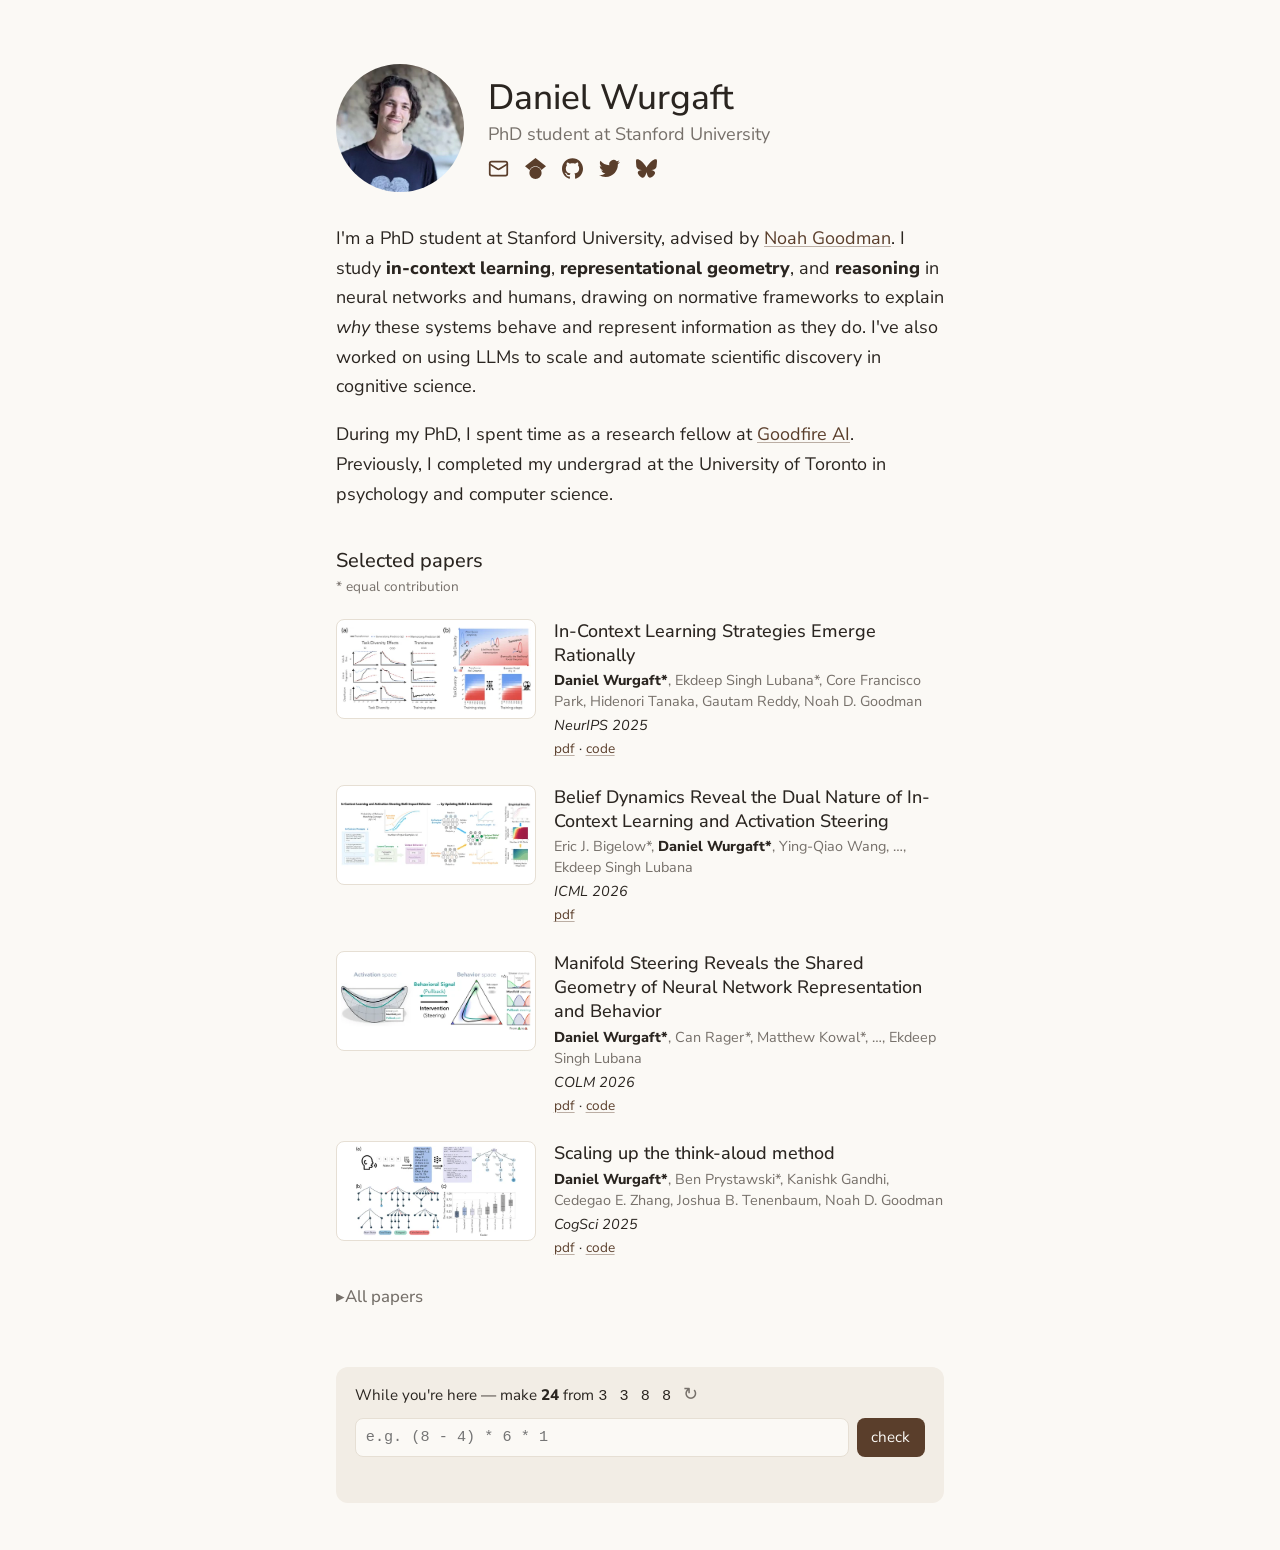
<file: index.html>
<!doctype html>
<html lang="en">
<head>
  <meta charset="utf-8">
  <meta name="viewport" content="width=device-width, initial-scale=1">
  <title>Daniel Wurgaft</title>
  <meta name="description" content="Daniel Wurgaft — PhD student at Stanford studying in-context learning, representational geometry, and reasoning in neural networks and humans.">
  <link rel="canonical" href="https://danielwurgaft.github.io/">
  <meta property="og:type" content="profile">
  <meta property="og:title" content="Daniel Wurgaft">
  <meta property="og:description" content="Daniel Wurgaft — PhD student at Stanford studying in-context learning, representational geometry, and reasoning in neural networks and humans.">
  <meta property="og:url" content="https://danielwurgaft.github.io/">
  <meta property="og:image" content="https://danielwurgaft.github.io/img/me.jpg">
  <meta name="twitter:card" content="summary">
  <script type="application/ld+json">
  {
    "@context": "https://schema.org",
    "@type": "Person",
    "name": "Daniel Wurgaft",
    "url": "https://danielwurgaft.github.io/",
    "image": "https://danielwurgaft.github.io/img/me.jpg",
    "jobTitle": "PhD student",
    "affiliation": {"@type": "CollegeOrUniversity", "name": "Stanford University"},
    "sameAs": [
      "https://scholar.google.co.uk/citations?user=-x5aBUYAAAAJ",
      "https://github.com/DanielWurgaft",
      "https://x.com/danielwurgaft",
      "https://bsky.app/profile/danielwurgaft.bsky.social"
    ]
  }
  </script>
  <link rel="preconnect" href="https://fonts.googleapis.com">
  <link rel="preconnect" href="https://fonts.gstatic.com" crossorigin>
  <link href="https://fonts.googleapis.com/css2?family=Nunito+Sans:ital,wght@0,400;0,500;0,800;1,400&display=swap" rel="stylesheet">
  <link rel="stylesheet" href="style.css?v=5">
  <link rel="icon" href="favicon.ico" sizes="48x48">
  <link rel="icon" href="icon.svg" type="image/svg+xml">
  <link rel="icon" href="icon-192.png" type="image/png" sizes="192x192">
  <link rel="apple-touch-icon" href="apple-touch-icon.png">
</head>
<body>
<main>

  <header>
    <img class="me" src="img/me.jpg" alt="Daniel Wurgaft">
    <div>
      <h1>Daniel Wurgaft</h1>
      <p class="tagline">PhD student at Stanford University</p>
      <p class="links">
        <span class="email-wrap"><button type="button" id="email" data-email="wurgaft@stanford.edu" aria-label="Copy email address" title="Copy email address"><svg width="21" height="21" viewBox="0 0 24 24" fill="none" stroke="currentColor" stroke-width="2" stroke-linecap="round" stroke-linejoin="round" aria-hidden="true"><rect width="20" height="16" x="2" y="4" rx="2" /> <path d="m22 7-8.97 5.7a1.94 1.94 0 0 1-2.06 0L2 7" /></svg></button><span id="email-pop" role="status" aria-live="polite"></span></span>
        <a href="https://scholar.google.co.uk/citations?user=-x5aBUYAAAAJ" aria-label="Google Scholar" title="Google Scholar"><svg width="21" height="21" viewBox="0 0 24 24" fill="currentColor" aria-hidden="true"><path d="M5.242 13.769L0 9.5 12 0l12 9.5-5.242 4.269C17.548 11.249 14.978 9.5 12 9.5c-2.977 0-5.548 1.748-6.758 4.269zM12 10a7 7 0 1 0 0 14 7 7 0 0 0 0-14z"/></svg></a>
        <a href="https://github.com/DanielWurgaft" aria-label="GitHub" title="GitHub"><svg width="21" height="21" viewBox="0 0 24 24" fill="currentColor" aria-hidden="true"><path d="M12 .297c-6.63 0-12 5.373-12 12 0 5.303 3.438 9.8 8.205 11.385.6.113.82-.258.82-.577 0-.285-.01-1.04-.015-2.04-3.338.724-4.042-1.61-4.042-1.61C4.422 18.07 3.633 17.7 3.633 17.7c-1.087-.744.084-.729.084-.729 1.205.084 1.838 1.236 1.838 1.236 1.07 1.835 2.809 1.305 3.495.998.108-.776.417-1.305.76-1.605-2.665-.3-5.466-1.332-5.466-5.93 0-1.31.465-2.38 1.235-3.22-.135-.303-.54-1.523.105-3.176 0 0 1.005-.322 3.3 1.23.96-.267 1.98-.399 3-.405 1.02.006 2.04.138 3 .405 2.28-1.552 3.285-1.23 3.285-1.23.645 1.653.24 2.873.12 3.176.765.84 1.23 1.91 1.23 3.22 0 4.61-2.805 5.625-5.475 5.92.42.36.81 1.096.81 2.22 0 1.606-.015 2.896-.015 3.286 0 .315.21.69.825.57C20.565 22.092 24 17.592 24 12.297c0-6.627-5.373-12-12-12"/></svg></a>
        <a href="https://x.com/danielwurgaft" aria-label="Twitter" title="Twitter"><svg width="21" height="21" viewBox="0 0 24 24" fill="currentColor" aria-hidden="true"><path d="M23.953 4.57a10 10 0 01-2.825.775 4.958 4.958 0 002.163-2.723c-.951.555-2.005.959-3.127 1.184a4.92 4.92 0 00-8.384 4.482C7.69 8.095 4.067 6.13 1.64 3.162a4.822 4.822 0 00-.666 2.475c0 1.71.87 3.213 2.188 4.096a4.904 4.904 0 01-2.228-.616v.06a4.923 4.923 0 003.946 4.827 4.996 4.996 0 01-2.212.085 4.936 4.936 0 004.604 3.417 9.867 9.867 0 01-6.102 2.105c-.39 0-.779-.023-1.17-.067a13.995 13.995 0 007.557 2.209c9.053 0 13.998-7.496 13.998-13.985 0-.21 0-.42-.015-.63A9.935 9.935 0 0024 4.59z"/></svg></a>
        <a href="https://bsky.app/profile/danielwurgaft.bsky.social" aria-label="Bluesky" title="Bluesky"><svg width="21" height="21" viewBox="0 0 24 24" fill="currentColor" aria-hidden="true"><path d="M12 10.8c-1.087-2.114-4.046-6.053-6.798-7.995C2.566.944 1.561 1.266.902 1.565.139 1.908 0 3.08 0 3.768c0 .69.378 5.65.624 6.479.815 2.736 3.713 3.66 6.383 3.364.136-.02.275-.039.415-.056-.138.022-.276.04-.415.056-3.912.58-7.387 2.005-2.83 7.078 5.013 5.19 6.87-1.113 7.823-4.308.953 3.195 2.05 9.271 7.733 4.308 4.267-4.308 1.172-6.498-2.74-7.078a8.741 8.741 0 0 1-.415-.056c.14.017.279.036.415.056 2.67.297 5.568-.628 6.383-3.364.246-.828.624-5.79.624-6.478 0-.69-.139-1.861-.902-2.206-.659-.298-1.664-.62-4.3 1.24C16.046 4.748 13.087 8.687 12 10.8Z"/></svg></a>
      </p>
    </div>
  </header>

  <section>
    <p>
      I'm a PhD student at Stanford University, advised by
      <a href="https://cocolab.stanford.edu/ndg">Noah Goodman</a>.
      I study <strong>in-context learning</strong>, <strong>representational geometry</strong>,
      and <strong>reasoning</strong> in neural networks and humans, drawing on normative
      frameworks to explain <em>why</em> these systems behave and represent information as they do.
      I've also worked on using LLMs to scale and automate scientific discovery in cognitive science.
    </p>
    <p>
      During my PhD, I spent time as a research fellow at <a href="https://www.goodfire.ai/">Goodfire AI</a>.
      Previously, I completed my undergrad at the University of Toronto in psychology and computer science.
    </p>
  </section>

  <section>
    <h2>Selected papers</h2>
    <p class="note">* equal contribution</p>
    <!-- Generated by scripts/build_papers.py from papers.yaml — edit those, not these lists. -->
    <ul class="papers">
<!-- selected:start -->
<li class="paper">
  <a class="thumb" href="https://arxiv.org/abs/2506.17859"><img src="img/papers/2506.17859.webp" alt="" loading="lazy"></a>
  <div>
    <a class="title" href="https://arxiv.org/abs/2506.17859">In-Context Learning Strategies Emerge Rationally</a>
    <span class="authors"><b>Daniel Wurgaft*</b>, Ekdeep Singh Lubana*, Core Francisco Park, Hidenori Tanaka, Gautam Reddy, Noah D. Goodman</span>
    <span class="venue">NeurIPS 2025</span>
    <span class="extras"><a href="https://arxiv.org/pdf/2506.17859">pdf</a> · <a href="https://github.com/DanielWurgaft/rational-icl">code</a></span>
  </div>
</li>
<li class="paper">
  <a class="thumb" href="https://arxiv.org/abs/2511.00617"><img src="img/papers/2511.00617.webp" alt="" loading="lazy"></a>
  <div>
    <a class="title" href="https://arxiv.org/abs/2511.00617">Belief Dynamics Reveal the Dual Nature of In-Context Learning and Activation Steering</a>
    <span class="authors">Eric J. Bigelow*, <b>Daniel Wurgaft*</b>, Ying-Qiao Wang, …, Ekdeep Singh Lubana</span>
    <span class="venue">ICML 2026</span>
    <span class="extras"><a href="https://arxiv.org/pdf/2511.00617">pdf</a></span>
  </div>
</li>
<li class="paper">
  <a class="thumb" href="https://arxiv.org/abs/2605.05115"><img src="img/papers/2605.05115.webp" alt="" loading="lazy"></a>
  <div>
    <a class="title" href="https://arxiv.org/abs/2605.05115">Manifold Steering Reveals the Shared Geometry of Neural Network Representation and Behavior</a>
    <span class="authors"><b>Daniel Wurgaft*</b>, Can Rager*, Matthew Kowal*, …, Ekdeep Singh Lubana</span>
    <span class="venue">COLM 2026</span>
    <span class="extras"><a href="https://arxiv.org/pdf/2605.05115">pdf</a> · <a href="https://github.com/goodfire-ai/causalab/tree/manifold_steering">code</a></span>
  </div>
</li>
<li class="paper">
  <a class="thumb" href="https://arxiv.org/abs/2505.23931"><img src="img/papers/2505.23931.webp" alt="" loading="lazy"></a>
  <div>
    <a class="title" href="https://arxiv.org/abs/2505.23931">Scaling up the think-aloud method</a>
    <span class="authors"><b>Daniel Wurgaft*</b>, Ben Prystawski*, Kanishk Gandhi, Cedegao E. Zhang, Joshua B. Tenenbaum, Noah D. Goodman</span>
    <span class="venue">CogSci 2025</span>
    <span class="extras"><a href="https://arxiv.org/pdf/2505.23931">pdf</a> · <a href="https://github.com/benpry/think-aloud-llms">code</a></span>
  </div>
</li>
<!-- selected:end -->
    </ul>
  </section>

  <section>
    <details class="all">
      <summary>All papers</summary>
      <ul class="all-papers">
<!-- all:start -->
<li><a class="mini" href="https://arxiv.org/abs/2610.04183" tabindex="-1" aria-hidden="true"><img src="img/papers/2610.04183.webp" alt="" loading="lazy"></a><span><a href="https://arxiv.org/abs/2610.04183">Language Model Activations Inhabit Privileged Error-Correcting Basins</a>. Matthew Finlayson, Francisco Pernice, Eric Todd, …, <b>Daniel Wurgaft</b>, …, Ekdeep Singh Lubana. <i>preprint 2026</i></span></li>
<li><a class="mini" href="https://arxiv.org/abs/2606.26460" tabindex="-1" aria-hidden="true"><img src="img/papers/2606.26460.webp" alt="" loading="lazy"></a><span><a href="https://arxiv.org/abs/2606.26460">auto-psych: Automating the science of mind using agent-driven theory discovery and experimentation</a>. Ben Prystawski, Kushin Mukherjee, <b>Daniel Wurgaft</b>, …, Michael C. Frank. <i>preprint 2026</i></span></li>
<li><a class="mini" href="https://arxiv.org/abs/2606.25234" tabindex="-1" aria-hidden="true"><img src="img/papers/2606.25234.webp" alt="" loading="lazy"></a><span><a href="https://arxiv.org/abs/2606.25234">Structuring Sparsity: Block-Sparse Featurizers Capture Visual Concept Manifolds</a>. Thomas Fel, Matthew Kowal, Mozes Jacobs, …, <b>Daniel Wurgaft</b>, …, Atticus Geiger. <i>preprint 2026</i></span></li>
<li><a class="mini" href="https://doi.org/10.1037/emo0001674" tabindex="-1" aria-hidden="true"><img src="img/papers/alexithymia.webp" alt="" loading="lazy"></a><span><a href="https://doi.org/10.1037/emo0001674">Alexithymia and ill-being and well-being: The role of emotion regulation.</a> David A. Preece, Ashish Mehta, <b>Daniel Wurgaft</b>, …, James J. Gross. <i>Emotion 2026</i></span></li>
<li><a class="mini" href="https://arxiv.org/abs/2605.29548" tabindex="-1" aria-hidden="true"><img src="img/papers/2605.29548.webp" alt="" loading="lazy"></a><span><a href="https://arxiv.org/abs/2605.29548">Why Larger Models Learn More: Effects of Capacity, Interference, and Rare-Task Retention</a>. Jing Huang, <b>Daniel Wurgaft</b>, Rachit Bansal, …, Ekdeep Singh Lubana. <i>preprint 2026</i></span></li>
<li><a class="mini" href="https://arxiv.org/abs/2605.12412" tabindex="-1" aria-hidden="true"><img src="img/papers/2605.12412.webp" alt="" loading="lazy"></a><span><a href="https://arxiv.org/abs/2605.12412">Stories in Space: In-Context Learning Trajectories in Conceptual Belief Space</a>. Eric J. Bigelow, Raphael Sarfati, <b>Daniel Wurgaft</b>, …, Ekdeep Singh Lubana. <i>preprint 2026</i></span></li>
<li><a class="mini" href="https://arxiv.org/abs/2605.05115" tabindex="-1" aria-hidden="true"><img src="img/papers/2605.05115.webp" alt="" loading="lazy"></a><span><a href="https://arxiv.org/abs/2605.05115">Manifold Steering Reveals the Shared Geometry of Neural Network Representation and Behavior</a>. <b>Daniel Wurgaft*</b>, Can Rager*, Matthew Kowal*, …, Ekdeep Singh Lubana. <i>COLM 2026</i></span></li>
<li><a class="mini" href="https://arxiv.org/abs/2605.01148" tabindex="-1" aria-hidden="true"><img src="img/papers/2605.01148.webp" alt="" loading="lazy"></a><span><a href="https://arxiv.org/abs/2605.01148">Arithmetic in the Wild: Llama uses Standard Addition to Reason About Cyclic Concepts</a>. Sheridan Feucht, Tal Haklay, Usha Bhalla, <b>Daniel Wurgaft</b>, …, Atticus Geiger. <i>COLM 2026</i></span></li>
<li><a class="mini" href="https://arxiv.org/abs/2604.28119" tabindex="-1" aria-hidden="true"><img src="img/papers/2604.28119.webp" alt="" loading="lazy"></a><span><a href="https://arxiv.org/abs/2604.28119">Do Sparse Autoencoders Capture Concept Manifolds?</a> Usha Bhalla, Thomas Fel, Can Rager, …, <b>Daniel Wurgaft</b>, …, Ekdeep Singh Lubana. <i>COLM 2026</i></span></li>
<li><a class="mini" href="https://arxiv.org/abs/2602.02315" tabindex="-1" aria-hidden="true"><img src="img/papers/2602.02315.webp" alt="" loading="lazy"></a><span><a href="https://arxiv.org/abs/2602.02315">The Shape of Beliefs: Geometry, Dynamics, and Interventions along Representation Manifolds of Language Models&#x27; Posteriors</a>. Raphael Sarfati, Eric J. Bigelow, <b>Daniel Wurgaft</b>, …, Ekdeep Singh Lubana. <i>preprint 2026</i></span></li>
<li><a class="mini" href="https://arxiv.org/abs/2511.01836" tabindex="-1" aria-hidden="true"><img src="img/papers/2511.01836.webp" alt="" loading="lazy"></a><span><a href="https://arxiv.org/abs/2511.01836">Priors in time: Missing inductive biases for language model interpretability</a>. Ekdeep Singh Lubana, Can Rager, Sai Sumedh R. Hindupur, …, <b>Daniel Wurgaft</b>, …, Aaron Mueller. <i>ICLR 2026</i></span></li>
<li><a class="mini" href="https://arxiv.org/abs/2511.00617" tabindex="-1" aria-hidden="true"><img src="img/papers/2511.00617.webp" alt="" loading="lazy"></a><span><a href="https://arxiv.org/abs/2511.00617">Belief Dynamics Reveal the Dual Nature of In-Context Learning and Activation Steering</a>. Eric J. Bigelow*, <b>Daniel Wurgaft*</b>, Ying-Qiao Wang, …, Ekdeep Singh Lubana. <i>ICML 2026</i></span></li>
<li><a class="mini" href="https://arxiv.org/abs/2510.21740" tabindex="-1" aria-hidden="true"><img src="img/papers/2510.21740.webp" alt="" loading="lazy"></a><span><a href="https://arxiv.org/abs/2510.21740">Diagnosing Bottlenecks in Data Visualization Understanding by Vision-Language Models</a>. Alexa R. Tartaglini, Satchel Grant, <b>Daniel Wurgaft</b>, Christopher Potts, Judith E. Fan. <i>preprint 2025</i></span></li>
<li><a class="mini" href="https://arxiv.org/abs/2506.17859" tabindex="-1" aria-hidden="true"><img src="img/papers/2506.17859.webp" alt="" loading="lazy"></a><span><a href="https://arxiv.org/abs/2506.17859">In-Context Learning Strategies Emerge Rationally</a>. <b>Daniel Wurgaft*</b>, Ekdeep Singh Lubana*, Core Francisco Park, Hidenori Tanaka, Gautam Reddy, Noah D. Goodman. <i>NeurIPS 2025</i></span></li>
<li><a class="mini" href="https://arxiv.org/abs/2505.23931" tabindex="-1" aria-hidden="true"><img src="img/papers/2505.23931.webp" alt="" loading="lazy"></a><span><a href="https://arxiv.org/abs/2505.23931">Scaling up the think-aloud method</a>. <b>Daniel Wurgaft*</b>, Ben Prystawski*, Kanishk Gandhi, Cedegao E. Zhang, Joshua B. Tenenbaum, Noah D. Goodman. <i>CogSci 2025</i></span></li>
<li><a class="mini" href="https://arxiv.org/abs/2306.09479" tabindex="-1" aria-hidden="true"><img src="img/papers/2306.09479.webp" alt="" loading="lazy"></a><span><a href="https://arxiv.org/abs/2306.09479">Inverse Scaling: When Bigger Isn&#x27;t Better</a>. Ian R. McKenzie, Alexander Lyzhov, Michael Pieler, …, <b>Daniel Wurgaft</b>, …, Ethan Perez. <i>TMLR 2023</i></span></li>
<!-- all:end -->
      </ul>
    </details>
  </section>

  <aside class="game" aria-label="Game of 24">
    <p class="game-prompt">
      While you're here — make <strong>24</strong> from
      <span id="nums"></span>
      <button id="reroll" title="new numbers" aria-label="new numbers">↻</button>
    </p>
    <form id="g24">
      <input id="expr" autocomplete="off" spellcheck="false" placeholder="e.g. (8 - 4) * 6 * 1" aria-label="your expression">
      <button>check</button>
    </form>
    <p id="verdict" aria-live="polite"></p>
  </aside>

</main>
<script src="game.js"></script>
<script src="email.js"></script>
</body>
</html>
</file>
<file: style.css>
/* Avenir by name: Book and Roman share weight 400, so pick Roman explicitly. */
@font-face { font-family: "Site Avenir"; font-weight: 400; src: local("Avenir Roman"), local("Avenir-Roman"); }
@font-face { font-family: "Site Avenir"; font-weight: 400; font-style: italic; src: local("Avenir Oblique"), local("Avenir-Oblique"); }
@font-face { font-family: "Site Avenir"; font-weight: 500; src: local("Avenir Medium"), local("Avenir-Medium"); }
@font-face { font-family: "Site Avenir"; font-weight: 800; src: local("Avenir Heavy"), local("Avenir-Heavy"); }

:root {
  --bg: #fbf9f5;
  --fg: #2a2520;
  --muted: #76706a;
  --accent: #5a3e2b;
  --soft: #f2ede5;
  --rule: #e6dfd4;
}
* { box-sizing: border-box; }

body {
  margin: 0;
  background: var(--bg);
  color: var(--fg);
  font: 400 18px/1.65 "Site Avenir", "Nunito Sans", sans-serif;
}

main {
  max-width: 40rem;
  margin: 0 auto;
  padding: 4rem 1rem 3rem;
}

h1, h2 { font-weight: 500; line-height: 1.15; }
b, strong { font-weight: 800; }
h1 { font-size: 2.2rem; margin: 0; }
h2 { font-size: 1.25rem; margin: 2.5rem 0 0.75rem; }

a { color: var(--accent); text-decoration-color: color-mix(in srgb, var(--accent) 40%, transparent); text-decoration-thickness: 1px; text-underline-offset: 2px; }
a:hover { text-decoration: none; }

/* header */
header { display: flex; gap: 1.5rem; align-items: center; margin-bottom: 2rem; }
.me {
  width: 128px; height: 128px; flex: none;
  object-fit: cover;
  border-radius: 50%;
  background: var(--soft);
}
.tagline { margin: .2rem 0 .5rem; color: var(--muted); }
.links { margin: .35rem 0 0; display: flex; flex-wrap: wrap; gap: 1rem; }
.links a { color: var(--accent); display: inline-flex; transition: color .15s, transform .15s; }
.links a:hover { color: var(--fg); transform: translateY(-2px); }
.links svg { width: 21px; height: 21px; }

@media (max-width: 520px) {
  header { flex-direction: column; text-align: center; }
  .links { justify-content: center; }
}

/* papers */
.note { color: var(--muted); font-size: .85rem; margin: -.5rem 0 0; }
.papers { list-style: none; padding: 0; margin: 1.25rem 0 0; }
.paper { display: grid; grid-template-columns: 200px 1fr; gap: 1.1rem; margin-bottom: 1.6rem; align-items: start; }
.paper .thumb {
  display: block; aspect-ratio: 2 / 1; padding: 4px; border-radius: 8px; overflow: hidden;
  background: #fff; border: 1px solid var(--rule);
  transition: transform .3s cubic-bezier(.3, 1.6, .5, 1);
}
.paper .thumb img { width: 100%; height: 100%; object-fit: contain; display: block; }
.paper:hover .thumb { transform: rotate(-2deg) scale(1.03); }
.paper .title { font-weight: 500; color: var(--fg); text-decoration: none; line-height: 1.35; display: block; }
.paper .title:hover { color: var(--accent); }
.paper span { display: block; font-size: .9rem; line-height: 1.45; margin-top: .2rem; }
.paper .authors { color: var(--muted); }
.paper .authors b { color: var(--fg); font-weight: 800; }
.paper .venue { font-style: italic; }
.paper .extras { font-size: .85rem; }

@media (max-width: 520px) {
  .paper { grid-template-columns: 1fr; gap: .6rem; }
  .paper .thumb { max-width: 280px; }
}

.all summary {
  font-weight: 500; font-size: 1.05rem;
  cursor: pointer; list-style: none; color: var(--muted);
}
.all summary::-webkit-details-marker { display: none; }
.all summary::before { content: "▸ "; display: inline-block; transition: transform .2s; }
.all[open] summary::before { transform: rotate(90deg); }
.all summary:hover { color: var(--accent); }
.all-papers { padding: 0; list-style: none; font-size: .9rem; line-height: 1.5; }
.all-papers li { margin-bottom: .6rem; color: var(--muted); }
.all-papers a { color: var(--fg); text-decoration: none; }
.all-papers a:hover { color: var(--accent); }
.all-papers b { color: var(--fg); font-weight: 800; }

/* game of 24 */
.game {
  margin-top: 3.5rem;
  padding: 1rem 1.2rem;
  background: var(--soft);
  border-radius: 12px;
  font-size: .95rem;
}
.game p { margin: 0; }
#nums { font-family: ui-monospace, monospace; letter-spacing: .1em; font-weight: 500; }
#reroll {
  border: 0; background: none; color: var(--muted); cursor: pointer;
  font-size: 1.1rem; transition: transform .3s;
}
#reroll:hover { transform: rotate(180deg); color: var(--accent); }
#g24 { display: flex; gap: .5rem; margin-top: .6rem; }
#g24 input {
  flex: 1; min-width: 0;
  font: inherit; font-family: ui-monospace, monospace;
  padding: .35rem .6rem;
  border: 1px solid var(--rule); border-radius: 8px;
  background: var(--bg); color: var(--fg);
}
#g24 button {
  font: inherit; padding: .35rem .9rem; cursor: pointer;
  border: 0; border-radius: 8px; background: var(--accent); color: var(--bg);
}
#verdict { min-height: 1.6em; margin-top: .4rem !important; color: var(--muted); }


/* email: click to copy */
.email-wrap { position: relative; display: inline-flex; }
#email {
  display: inline-flex; padding: 0; border: 0; background: none; cursor: pointer;
  color: var(--accent); font: inherit; transition: color .15s, transform .15s;
}
#email:hover { color: var(--fg); transform: translateY(-2px); }
#email-pop {
  position: absolute; top: calc(100% + .5rem); left: 50%; transform: translate(-50%, -4px);
  white-space: nowrap; font-size: .85rem; line-height: 1.3;
  padding: .35rem .65rem; border-radius: 8px;
  background: var(--fg); color: var(--bg);
  opacity: 0; pointer-events: none; transition: opacity .15s, transform .15s; z-index: 2;
}
#email-pop.show { opacity: 1; pointer-events: auto; transform: translate(-50%, 0); }
#email-pop .addr { user-select: all; font-weight: 500; }
@media (max-width: 520px) {
  #email-pop { left: 0; transform: translate(0, -4px); }
  #email-pop.show { transform: translate(0, 0); }
}

/* small figure-1 thumbnails in the all-papers list */
.all-papers li { display: flex; gap: .75rem; align-items: flex-start; }
.all-papers .mini {
  flex: none; width: 96px; aspect-ratio: 2.2 / 1; margin-top: .2rem;
  padding: 2px; border-radius: 5px; overflow: hidden;
  background: #fff; border: 1px solid var(--rule);
  transition: transform .2s;
}
.all-papers span.mini { visibility: hidden; }  /* no figure: keep the text aligned, show nothing */
.all-papers .mini img { width: 100%; height: 100%; object-fit: contain; display: block; }
.all-papers li:hover a.mini { transform: scale(1.06); }
</file>
